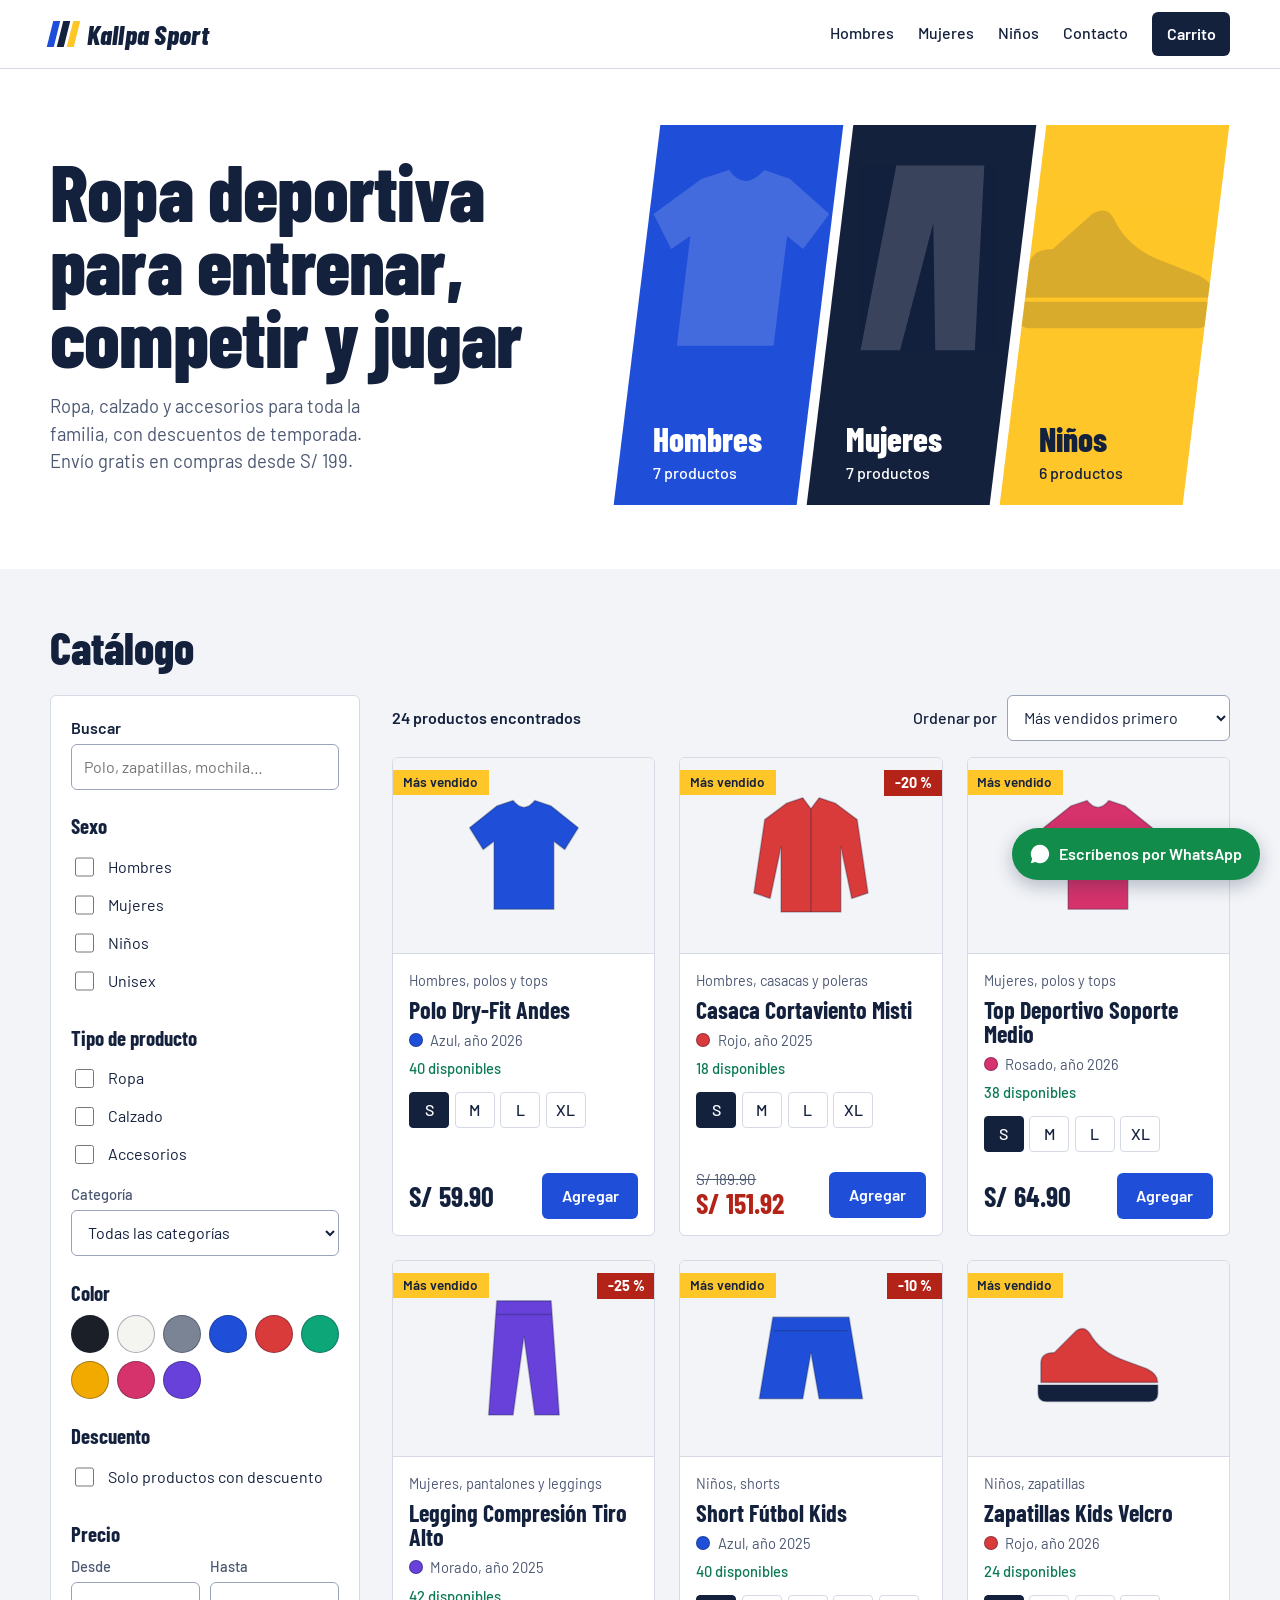
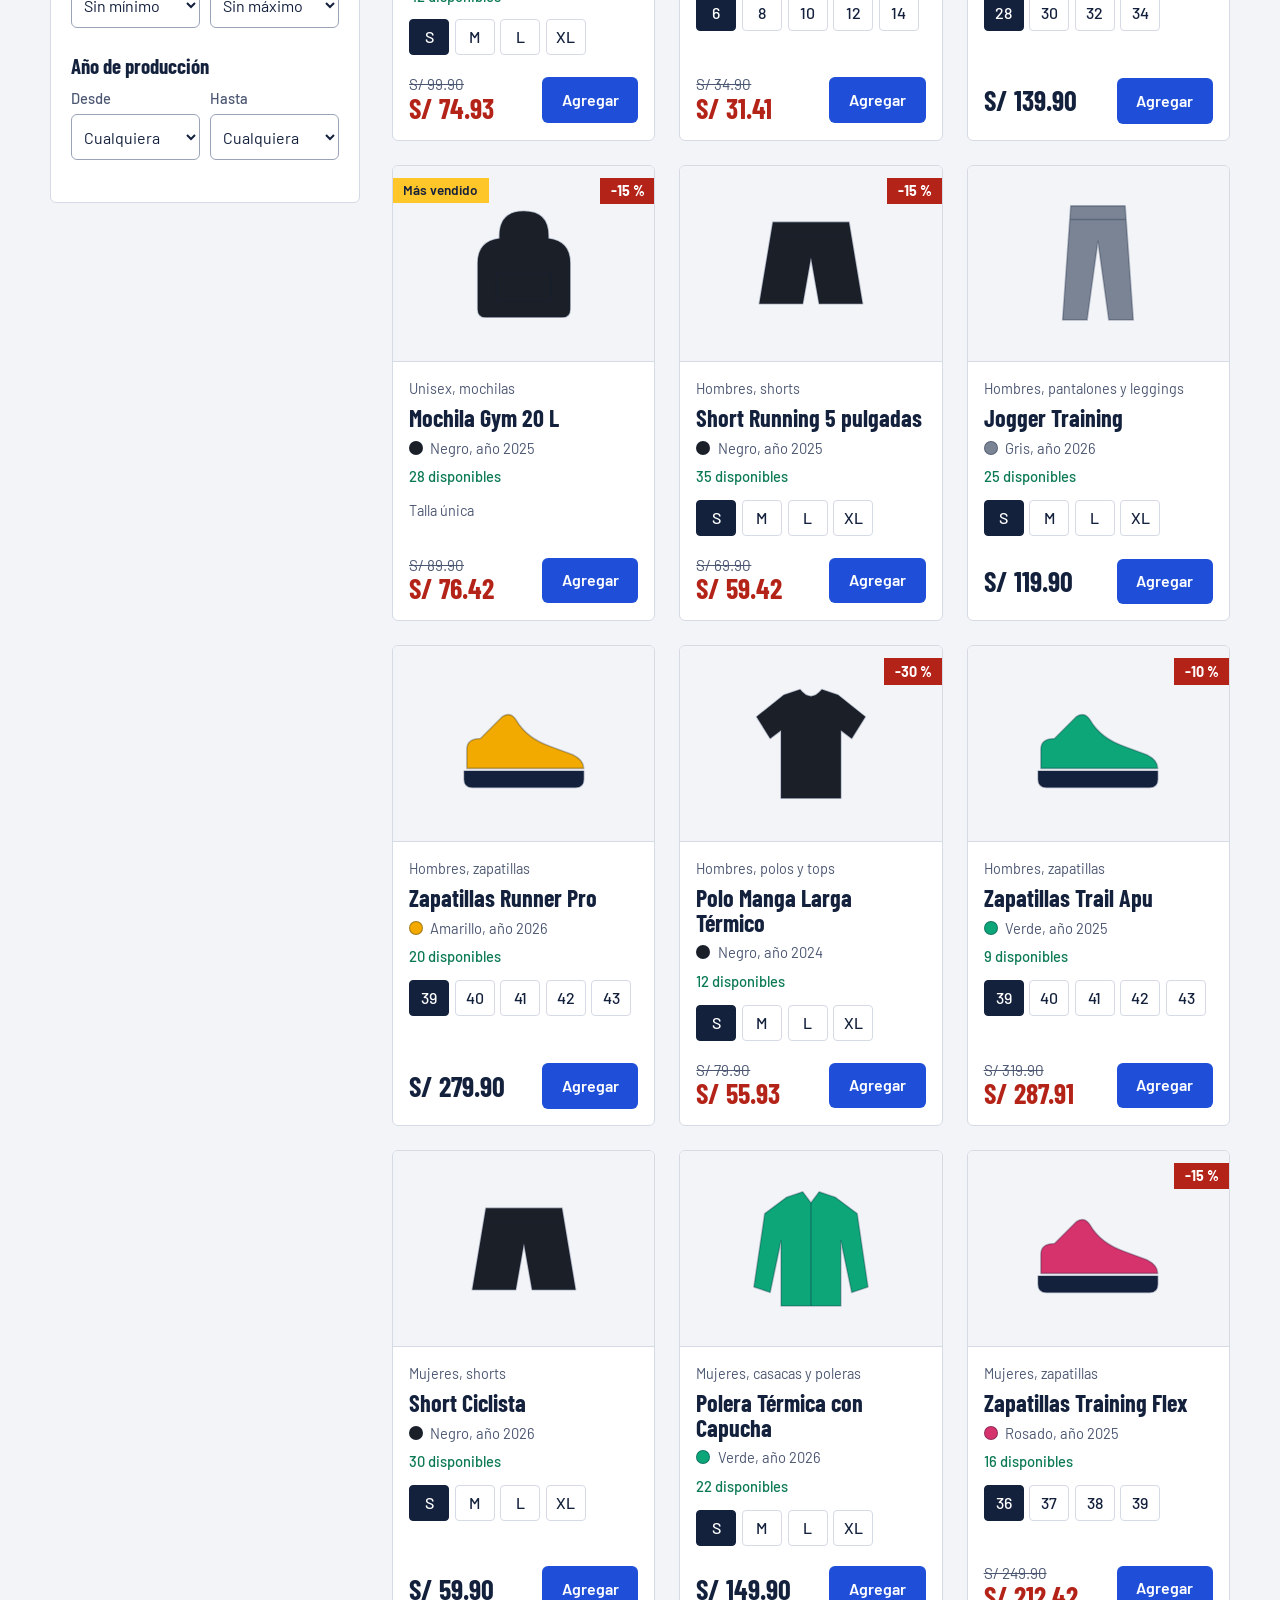
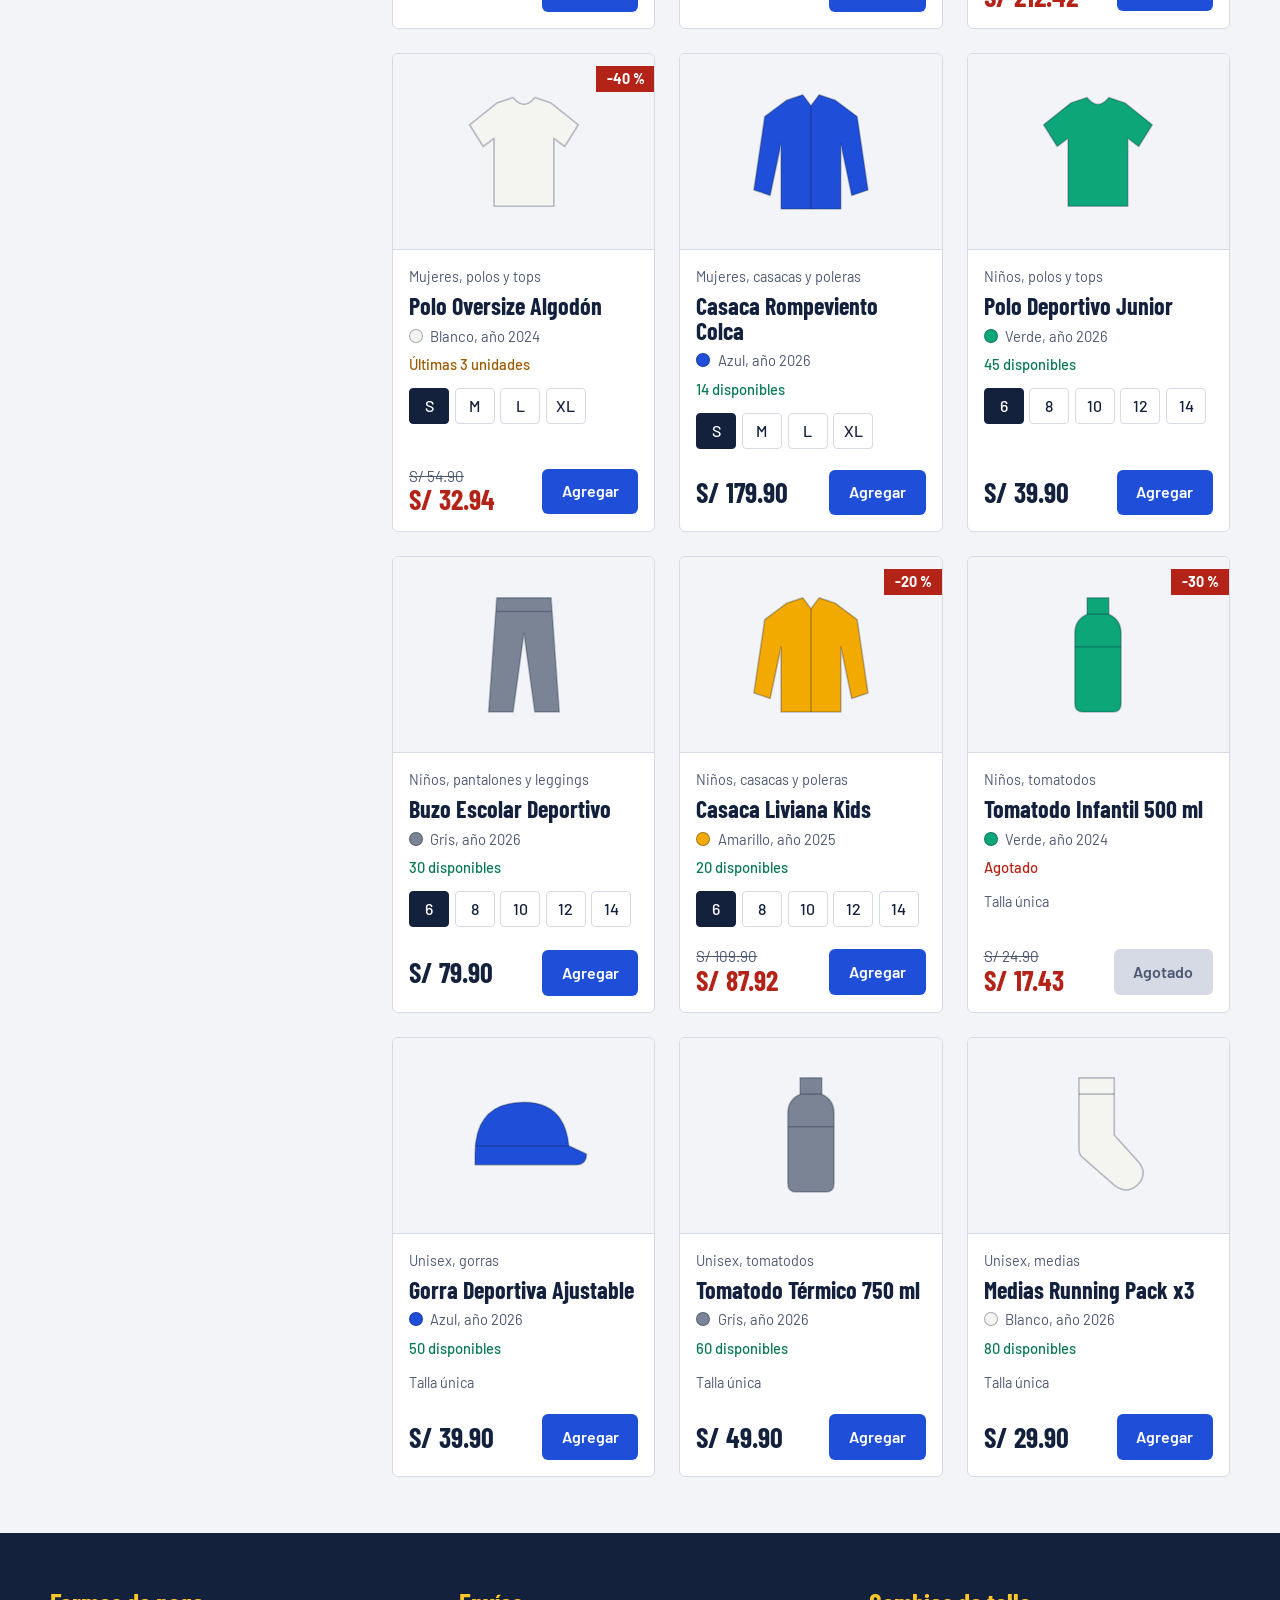
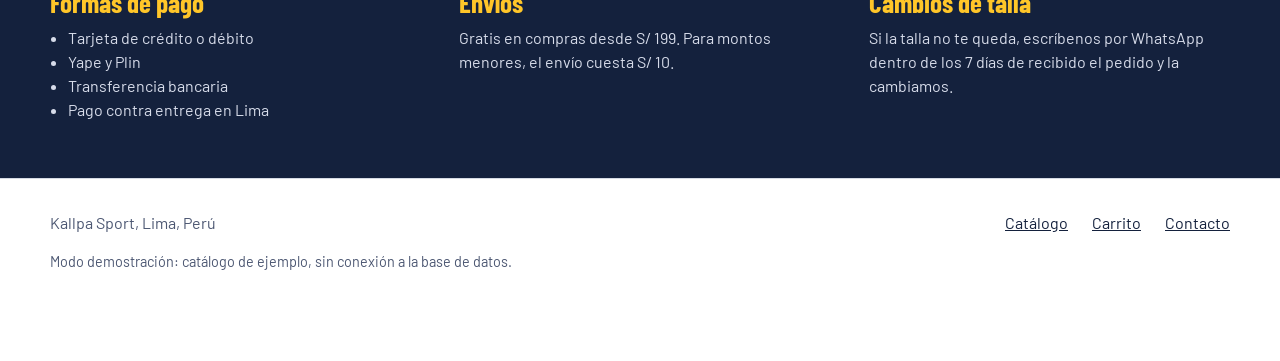
<file: index.html>
<!DOCTYPE html>
<html lang="es">
<head>
  <meta charset="UTF-8">
  <meta name="viewport" content="width=device-width, initial-scale=1">
  <title>Kallpa Sport | Ropa y accesorios deportivos</title>
  <meta name="description" content="Tienda de ropa deportiva: ropa, calzado y accesorios para hombres, mujeres y niños. Filtra por color, precio y descuento. Paga con tarjeta, Yape, Plin o contra entrega.">
  <link rel="preconnect" href="https://fonts.googleapis.com">
  <link rel="preconnect" href="https://fonts.gstatic.com" crossorigin>
  <link href="https://fonts.googleapis.com/css2?family=Barlow:wght@400;500;600&family=Barlow+Condensed:ital,wght@0,700;0,800;1,800&display=swap" rel="stylesheet">
  <link rel="stylesheet" href="css/estilos.css">
</head>
<body>

  <header class="cabecera">
    <div class="contenedor cabecera-interior">
      <a class="marca" href="index.html">
        <span class="marca-carriles" aria-hidden="true"><i></i><i></i><i></i></span>
        Kallpa Sport
      </a>
      <button class="boton-menu" type="button" aria-expanded="false" aria-controls="menu">Menú</button>
      <nav class="menu" id="menu" aria-label="Principal">
        <a href="index.html?genero=hombres#catalogo" data-menu-genero="hombres">Hombres</a>
        <a href="index.html?genero=mujeres#catalogo" data-menu-genero="mujeres">Mujeres</a>
        <a href="index.html?genero=ninos#catalogo" data-menu-genero="ninos">Niños</a>
        <a href="contacto.html">Contacto</a>
      </nav>
      <a class="enlace-carrito" href="carrito.html">
        Carrito <span class="contador" data-contador-carrito hidden>0</span>
      </a>
    </div>
  </header>

  <main>
    <!-- Portada: cada carril lleva al catálogo de un público -->
    <section class="portada">
      <div class="contenedor portada-interior">
        <div class="portada-texto">
          <h1>Ropa deportiva para entrenar, competir y jugar</h1>
          <p>Ropa, calzado y accesorios para toda la familia, con descuentos de temporada. Envío gratis en compras desde S/ 199.</p>
        </div>

        <div class="carriles">
          <a class="carril carril-hombres" href="index.html?genero=hombres#catalogo" data-carril="hombres">
            <svg viewBox="0 0 100 100" aria-hidden="true" focusable="false"><path d="M30 14 42 10Q50 20 58 10L70 14 90 30 80 46 72 40V90H28V40L20 46 10 30Z"/></svg>
            <span class="carril-contenido">
              <span class="carril-nombre">Hombres</span>
              <span class="carril-total">Ver productos</span>
            </span>
          </a>
          <a class="carril carril-mujeres" href="index.html?genero=mujeres#catalogo" data-carril="mujeres">
            <svg viewBox="0 0 100 100" aria-hidden="true" focusable="false"><path d="M30 8H70L76 92H58L50 34 42 92H24Z"/></svg>
            <span class="carril-contenido">
              <span class="carril-nombre">Mujeres</span>
              <span class="carril-total">Ver productos</span>
            </span>
          </a>
          <a class="carril carril-ninos" href="index.html?genero=ninos#catalogo" data-carril="ninos">
            <svg viewBox="0 0 100 100" aria-hidden="true" focusable="false"><path d="M8 68V54Q8 46 18 46L34 30Q40 26 44 32 52 46 70 52L86 58Q94 62 94 68Z"/><path d="M6 70H94V76Q94 82 88 82H12Q6 82 6 76Z"/></svg>
            <span class="carril-contenido">
              <span class="carril-nombre">Niños</span>
              <span class="carril-total">Ver productos</span>
            </span>
          </a>
        </div>
      </div>
    </section>

    <!-- Catálogo con panel de filtros -->
    <section class="seccion" id="catalogo" aria-labelledby="titulo-catalogo">
      <div class="contenedor">
        <h2 class="seccion-titulo" id="titulo-catalogo">Catálogo</h2>

        <div class="catalogo">
          <details class="panel-filtros" id="panel-filtros" open>
            <summary>Filtros</summary>

            <form id="filtros">
              <div class="campo">
                <label for="busqueda">Buscar</label>
                <input type="search" id="busqueda" name="q" placeholder="Polo, zapatillas, mochila…">
              </div>

              <fieldset class="grupo-filtro">
                <legend>Sexo</legend>
                <div id="filtro-generos"></div>
              </fieldset>

              <fieldset class="grupo-filtro">
                <legend>Tipo de producto</legend>
                <div id="filtro-tipos"></div>
                <div class="campo campo-apretado">
                  <label for="categoria">Categoría</label>
                  <select id="categoria" name="categoria"></select>
                </div>
              </fieldset>

              <fieldset class="grupo-filtro">
                <legend>Color</legend>
                <div class="muestras" id="filtro-colores"></div>
              </fieldset>

              <fieldset class="grupo-filtro">
                <legend>Descuento</legend>
                <label class="opcion">
                  <input type="checkbox" id="solo-descuento" name="descuento" value="1">
                  <span>Solo productos con descuento</span>
                </label>
              </fieldset>

              <fieldset class="grupo-filtro">
                <legend>Precio</legend>
                <div class="rango">
                  <div class="campo">
                    <label for="precio-min">Desde</label>
                    <select id="precio-min" name="precio_min"></select>
                  </div>
                  <div class="campo">
                    <label for="precio-max">Hasta</label>
                    <select id="precio-max" name="precio_max"></select>
                  </div>
                </div>
              </fieldset>

              <fieldset class="grupo-filtro">
                <legend>Año de producción</legend>
                <div class="rango">
                  <div class="campo">
                    <label for="anio-min">Desde</label>
                    <select id="anio-min" name="anio_min"></select>
                  </div>
                  <div class="campo">
                    <label for="anio-max">Hasta</label>
                    <select id="anio-max" name="anio_max"></select>
                  </div>
                </div>
              </fieldset>

              <button type="button" class="boton boton-secundario boton-ancho" id="quitar-filtros" hidden>Quitar filtros</button>
            </form>
          </details>

          <div>
            <div class="barra-resultados">
              <p class="resumen-resultados" id="resumen-resultados" aria-live="polite">Cargando productos…</p>
              <div class="campo campo-linea">
                <label for="orden">Ordenar por</label>
                <select class="campo-compacto" id="orden">
                  <option value="">Más vendidos primero</option>
                  <option value="precio-menor">Precio: de menor a mayor</option>
                  <option value="precio-mayor">Precio: de mayor a menor</option>
                  <option value="descuento">Mayor descuento</option>
                  <option value="anio">Año: más recientes</option>
                </select>
              </div>
            </div>
            <div class="rejilla" id="rejilla-productos"></div>
          </div>
        </div>
      </div>
    </section>

    <section class="seccion franja" aria-label="Pagos, envíos y cambios">
      <div class="contenedor franja-columnas">
        <div>
          <h2>Formas de pago</h2>
          <ul>
            <li>Tarjeta de crédito o débito</li>
            <li>Yape y Plin</li>
            <li>Transferencia bancaria</li>
            <li>Pago contra entrega en Lima</li>
          </ul>
        </div>
        <div>
          <h2>Envíos</h2>
          <p>Gratis en compras desde S/ 199. Para montos menores, el envío cuesta S/ 10.</p>
        </div>
        <div>
          <h2>Cambios de talla</h2>
          <p>Si la talla no te queda, escríbenos por WhatsApp dentro de los 7 días de recibido el pedido y la cambiamos.</p>
        </div>
      </div>
    </section>
  </main>

  <footer class="pie">
    <div class="contenedor pie-interior">
      <p>Kallpa Sport, Lima, Perú</p>
      <nav aria-label="Pie de página">
        <a href="index.html#catalogo">Catálogo</a>
        <a href="carrito.html">Carrito</a>
        <a href="contacto.html">Contacto</a>
      </nav>
      <p class="estado-conexion" id="estado-conexion"></p>
    </div>
  </footer>

  <a class="flotante-whatsapp" data-whatsapp="Hola, Kallpa Sport. Quiero hacer una consulta." href="contacto.html">
    <svg viewBox="0 0 24 24" aria-hidden="true" focusable="false"><path d="M12 2a10 10 0 0 0-8.6 15.1L2 22l5-1.3A10 10 0 1 0 12 2Z"/></svg>
    <span>Escríbenos por WhatsApp</span>
  </a>

  <script src="js/config.js"></script>
  <script src="js/datos-demo.js"></script>
  <script src="js/app.js"></script>
  <script src="js/tienda.js"></script>
</body>
</html>
</file>
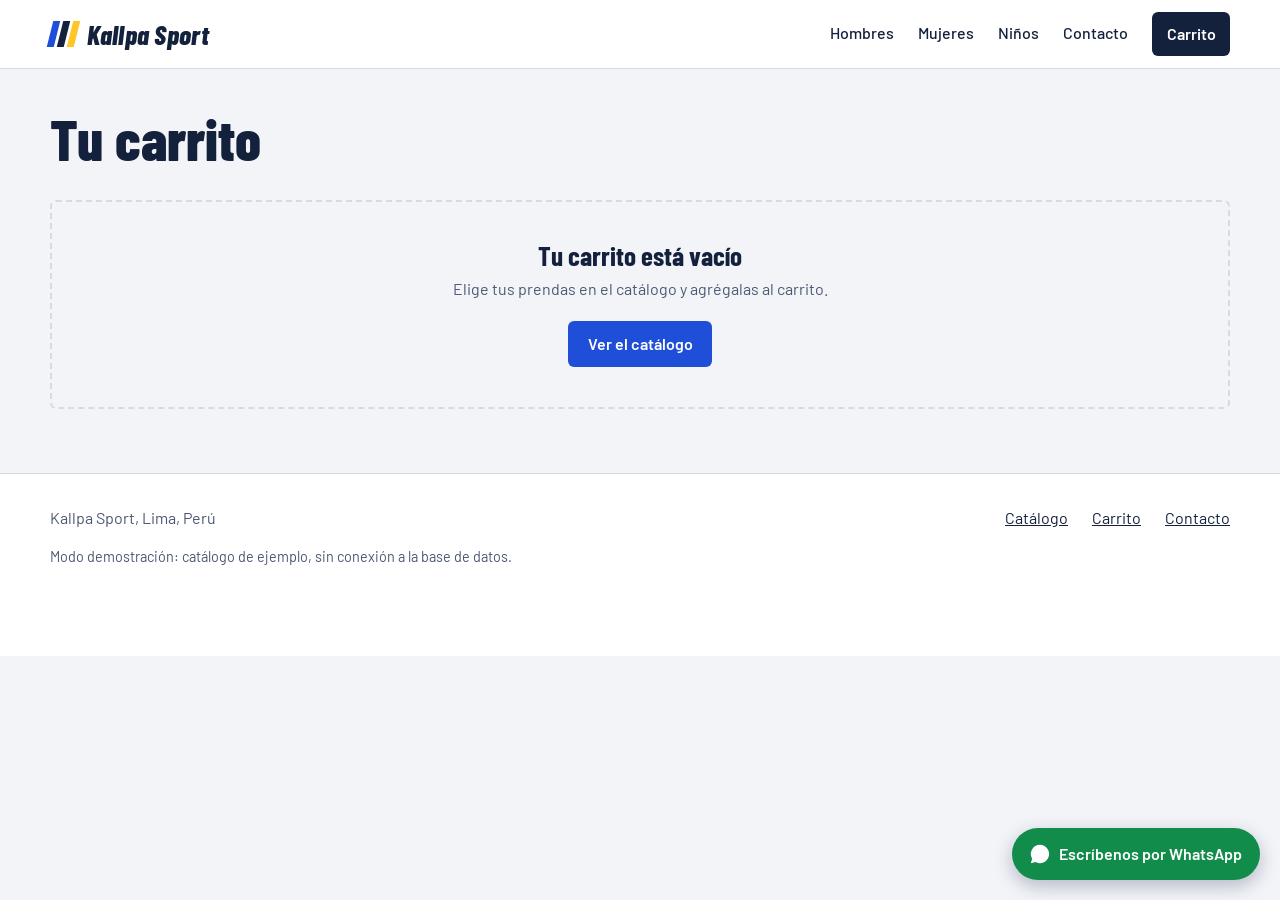
<file: carrito.html>
<!DOCTYPE html>
<html lang="es">
<head>
  <meta charset="UTF-8">
  <meta name="viewport" content="width=device-width, initial-scale=1">
  <title>Tu carrito | Kallpa Sport</title>
  <link rel="preconnect" href="https://fonts.googleapis.com">
  <link rel="preconnect" href="https://fonts.gstatic.com" crossorigin>
  <link href="https://fonts.googleapis.com/css2?family=Barlow:wght@400;500;600&family=Barlow+Condensed:ital,wght@0,700;0,800;1,800&display=swap" rel="stylesheet">
  <link rel="stylesheet" href="css/estilos.css">
</head>
<body>

  <header class="cabecera">
    <div class="contenedor cabecera-interior">
      <a class="marca" href="index.html">
        <span class="marca-carriles" aria-hidden="true"><i></i><i></i><i></i></span>
        Kallpa Sport
      </a>
      <button class="boton-menu" type="button" aria-expanded="false" aria-controls="menu">Menú</button>
      <nav class="menu" id="menu" aria-label="Principal">
        <a href="index.html?genero=hombres#catalogo">Hombres</a>
        <a href="index.html?genero=mujeres#catalogo">Mujeres</a>
        <a href="index.html?genero=ninos#catalogo">Niños</a>
        <a href="contacto.html">Contacto</a>
      </nav>
      <a class="enlace-carrito" href="carrito.html" aria-current="page">
        Carrito <span class="contador" data-contador-carrito hidden>0</span>
      </a>
    </div>
  </header>

  <main class="pagina">
    <div class="contenedor">
      <h1>Tu carrito</h1>

      <!-- Carrito vacío -->
      <div class="vacio" id="carrito-vacio" hidden style="margin-top: 2rem;">
        <h2>Tu carrito está vacío</h2>
        <p>Elige tus prendas en el catálogo y agrégalas al carrito.</p>
        <a class="boton boton-primario" href="index.html#catalogo">Ver el catálogo</a>
      </div>

      <!-- Pedido registrado -->
      <section class="panel confirmacion" id="confirmacion" tabindex="-1" hidden style="margin-top: 2rem;" aria-labelledby="titulo-confirmacion">
        <h2 id="titulo-confirmacion">Pedido registrado</h2>
        <p>Guarda tu código de pedido:</p>
        <p class="confirmacion-codigo" id="confirmacion-codigo"></p>
        <dl>
          <dt>Total</dt><dd id="confirmacion-total"></dd>
          <dt>Forma de pago</dt><dd id="confirmacion-pago"></dd>
        </dl>
        <p>Envíanos el pedido por WhatsApp para coordinar el pago y la entrega.</p>
        <p class="instrucciones" id="confirmacion-demo" hidden>
          Modo demostración: el pedido no se guardó porque la página no está conectada a la base de datos.
        </p>
        <div class="acciones">
          <a class="boton boton-whatsapp" id="confirmacion-whatsapp" href="contacto.html" target="_blank" rel="noopener">Enviar pedido por WhatsApp</a>
          <a class="boton boton-secundario" href="index.html#catalogo">Seguir comprando</a>
        </div>
      </section>

      <!-- Carrito con productos -->
      <div class="dos-columnas" id="carrito-lleno" hidden>
        <div>
          <section class="panel" aria-labelledby="titulo-productos">
            <h2 id="titulo-productos">Productos</h2>
            <ul class="lista-carrito" id="lista-carrito"></ul>
          </section>

          <form class="panel" id="formulario-pedido">
            <h2>Datos de entrega</h2>
            <div class="campos">
              <div class="campo campo-completo">
                <label for="nombre">Nombre completo</label>
                <input type="text" id="nombre" name="nombre" autocomplete="name" minlength="3" maxlength="120" required>
              </div>
              <div class="campo">
                <label for="email">Correo</label>
                <input type="email" id="email" name="email" autocomplete="email" maxlength="120" required>
              </div>
              <div class="campo">
                <label for="telefono">Celular</label>
                <input type="tel" id="telefono" name="telefono" autocomplete="tel-national" inputmode="numeric"
                       pattern="9[0-9]{8}" maxlength="9" required aria-describedby="ayuda-telefono">
                <small id="ayuda-telefono">9 dígitos, empieza con 9</small>
              </div>
              <div class="campo">
                <label for="direccion">Dirección</label>
                <input type="text" id="direccion" name="direccion" autocomplete="street-address" minlength="5" maxlength="200" required>
              </div>
              <div class="campo">
                <label for="distrito">Distrito</label>
                <input type="text" id="distrito" name="distrito" maxlength="80" required>
              </div>
            </div>

            <h2 style="margin-top: 2rem;">Forma de pago</h2>
            <div class="metodos" id="metodos-pago" role="radiogroup" aria-label="Forma de pago"></div>
            <p class="instrucciones" id="pago-instrucciones" aria-live="polite"></p>

            <!-- Solo para pago con tarjeta. No se piden los datos de la tarjeta -->
            <fieldset class="bloque-pago" id="bloque-tarjeta" hidden>
              <legend>Tipo de tarjeta</legend>
              <div class="tipo-tarjeta">
                <label class="opcion"><input type="radio" name="tipo_tarjeta" value="credito" checked><span>Crédito</span></label>
                <label class="opcion"><input type="radio" name="tipo_tarjeta" value="debito"><span>Débito</span></label>
              </div>
            </fieldset>

            <div class="campos">
              <div class="campo" id="campo-referencia" hidden>
                <label for="referencia">Código de operación</label>
                <input type="text" id="referencia" name="referencia" maxlength="40" inputmode="numeric">
              </div>
              <div class="campo campo-completo">
                <label for="notas">Indicaciones para la entrega (opcional)</label>
                <input type="text" id="notas" name="notas" maxlength="255">
              </div>
            </div>

            <p class="mensaje-error" id="error-pedido" role="alert" tabindex="-1" hidden></p>
          </form>
        </div>

        <aside class="panel resumen" aria-labelledby="titulo-resumen">
          <h2 id="titulo-resumen">Resumen</h2>
          <dl>
            <dt>Subtotal</dt><dd id="resumen-subtotal"></dd>
            <dt class="fila-ahorro">Ahorras</dt><dd class="fila-ahorro" id="resumen-ahorro"></dd>
            <dt>Envío</dt><dd id="resumen-envio"></dd>
            <dt class="total">Total</dt><dd class="total" id="resumen-total"></dd>
          </dl>
          <p class="nota-envio" id="nota-envio"></p>
          <button class="boton boton-primario boton-ancho" type="submit" form="formulario-pedido" id="confirmar-pedido">Confirmar pedido</button>
        </aside>
      </div>
    </div>
  </main>

  <footer class="pie">
    <div class="contenedor pie-interior">
      <p>Kallpa Sport, Lima, Perú</p>
      <nav aria-label="Pie de página">
        <a href="index.html#catalogo">Catálogo</a>
        <a href="carrito.html">Carrito</a>
        <a href="contacto.html">Contacto</a>
      </nav>
      <p class="estado-conexion" id="estado-conexion"></p>
    </div>
  </footer>

  <a class="flotante-whatsapp" data-whatsapp="Hola, Kallpa Sport. Tengo una consulta sobre mi pedido." href="contacto.html">
    <svg viewBox="0 0 24 24" aria-hidden="true" focusable="false"><path d="M12 2a10 10 0 0 0-8.6 15.1L2 22l5-1.3A10 10 0 1 0 12 2Z"/></svg>
    <span>Escríbenos por WhatsApp</span>
  </a>

  <script src="js/config.js"></script>
  <script src="js/datos-demo.js"></script>
  <script src="js/app.js"></script>
  <script src="js/carrito.js"></script>
</body>
</html>
</file>
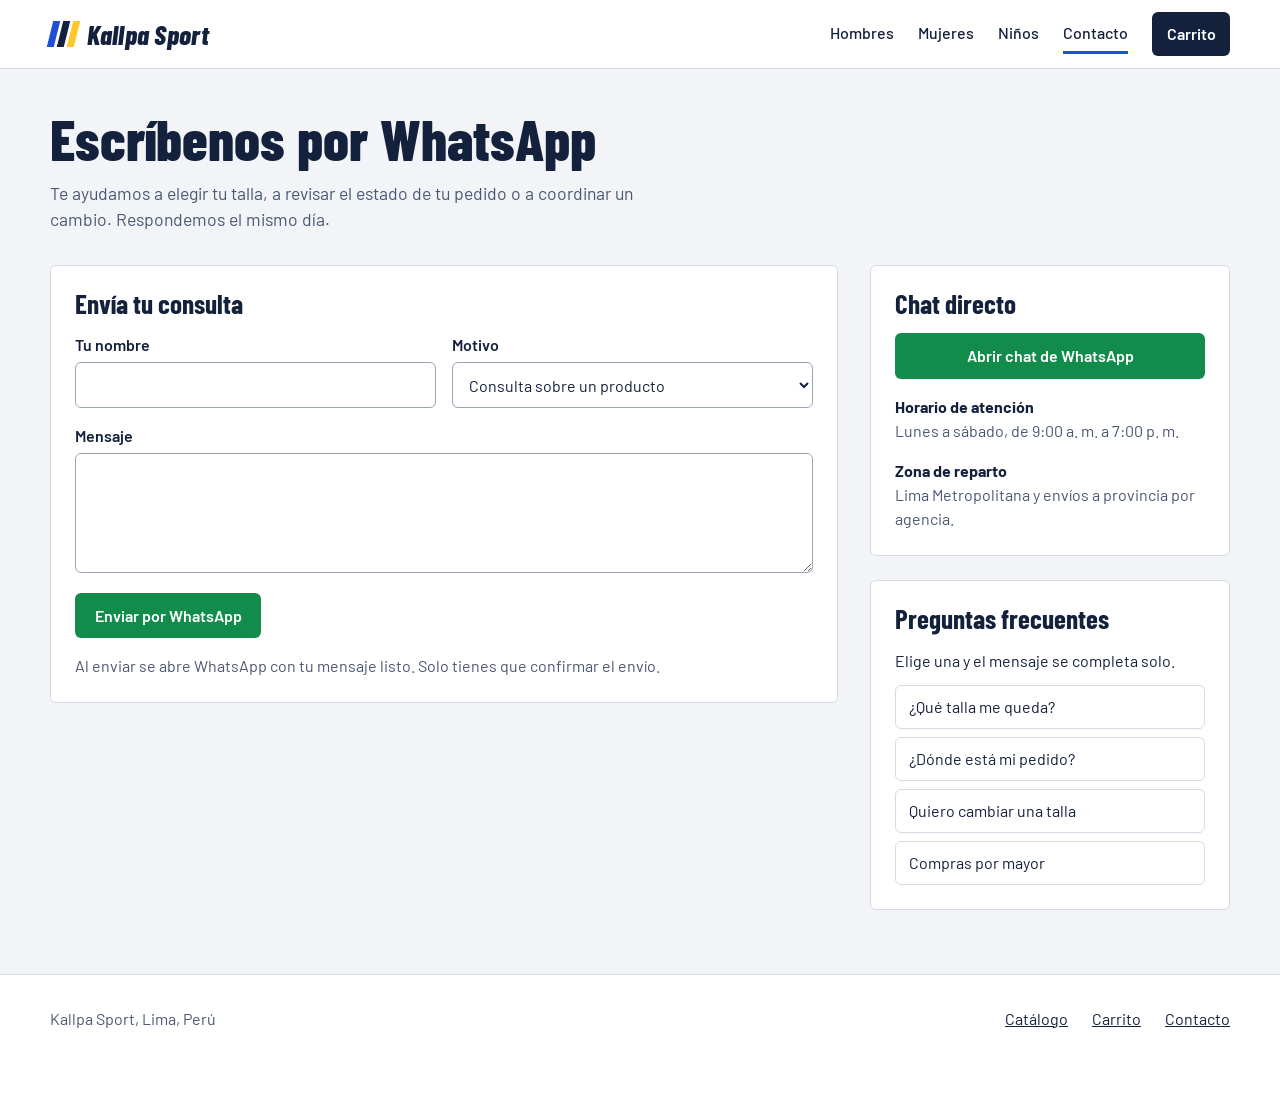
<file: contacto.html>
<!DOCTYPE html>
<html lang="es">
<head>
  <meta charset="UTF-8">
  <meta name="viewport" content="width=device-width, initial-scale=1">
  <title>Contacto por WhatsApp | Kallpa Sport</title>
  <link rel="preconnect" href="https://fonts.googleapis.com">
  <link rel="preconnect" href="https://fonts.gstatic.com" crossorigin>
  <link href="https://fonts.googleapis.com/css2?family=Barlow:wght@400;500;600&family=Barlow+Condensed:ital,wght@0,700;0,800;1,800&display=swap" rel="stylesheet">
  <link rel="stylesheet" href="css/estilos.css">
</head>
<body>

  <header class="cabecera">
    <div class="contenedor cabecera-interior">
      <a class="marca" href="index.html">
        <span class="marca-carriles" aria-hidden="true"><i></i><i></i><i></i></span>
        Kallpa Sport
      </a>
      <button class="boton-menu" type="button" aria-expanded="false" aria-controls="menu">Menú</button>
      <nav class="menu" id="menu" aria-label="Principal">
        <a href="index.html?genero=hombres#catalogo">Hombres</a>
        <a href="index.html?genero=mujeres#catalogo">Mujeres</a>
        <a href="index.html?genero=ninos#catalogo">Niños</a>
        <a href="contacto.html" aria-current="page">Contacto</a>
      </nav>
      <a class="enlace-carrito" href="carrito.html">
        Carrito <span class="contador" data-contador-carrito hidden>0</span>
      </a>
    </div>
  </header>

  <main class="pagina">
    <div class="contenedor">
      <h1>Escríbenos por WhatsApp</h1>
      <p class="pagina-entrada">Te ayudamos a elegir tu talla, a revisar el estado de tu pedido o a coordinar un cambio. Respondemos el mismo día.</p>

      <div class="dos-columnas">
        <form class="panel" id="formulario-contacto">
          <h2>Envía tu consulta</h2>
          <div class="campos">
            <div class="campo">
              <label for="nombre">Tu nombre</label>
              <input type="text" id="nombre" name="nombre" autocomplete="name" minlength="2" maxlength="80" required>
            </div>
            <div class="campo">
              <label for="motivo">Motivo</label>
              <select id="motivo" name="motivo" required>
                <option>Consulta sobre un producto</option>
                <option>Estado de mi pedido</option>
                <option>Cambio de talla</option>
                <option>Formas de pago</option>
                <option>Ventas por mayor</option>
              </select>
            </div>
            <div class="campo campo-completo">
              <label for="mensaje">Mensaje</label>
              <textarea id="mensaje" name="mensaje" minlength="5" maxlength="600" required></textarea>
            </div>
          </div>
          <div class="acciones">
            <button class="boton boton-whatsapp" type="submit">Enviar por WhatsApp</button>
          </div>
          <p class="dato-contacto">Al enviar se abre WhatsApp con tu mensaje listo. Solo tienes que confirmar el envío.</p>
        </form>

        <aside>
          <div class="panel">
            <h2>Chat directo</h2>
            <a class="boton boton-whatsapp boton-ancho" data-whatsapp="Hola, Kallpa Sport. Quiero hacer una consulta." href="contacto.html">Abrir chat de WhatsApp</a>
            <p class="dato-contacto"><strong>Horario de atención</strong>Lunes a sábado, de 9:00 a. m. a 7:00 p. m.</p>
            <p class="dato-contacto"><strong>Zona de reparto</strong>Lima Metropolitana y envíos a provincia por agencia.</p>
          </div>

          <div class="panel">
            <h2>Preguntas frecuentes</h2>
            <p>Elige una y el mensaje se completa solo.</p>
            <div class="preguntas">
              <button type="button" data-mensaje="Quiero saber qué talla me corresponde. Mido ___ y peso ___.">¿Qué talla me queda?</button>
              <button type="button" data-mensaje="Quiero saber el estado de mi pedido. Mi código es KS-______.">¿Dónde está mi pedido?</button>
              <button type="button" data-mensaje="Quiero cambiar la talla de un producto de mi pedido KS-______.">Quiero cambiar una talla</button>
              <button type="button" data-mensaje="Quiero una cotización para una compra por mayor de ___ unidades.">Compras por mayor</button>
            </div>
          </div>
        </aside>
      </div>
    </div>
  </main>

  <footer class="pie">
    <div class="contenedor pie-interior">
      <p>Kallpa Sport, Lima, Perú</p>
      <nav aria-label="Pie de página">
        <a href="index.html#catalogo">Catálogo</a>
        <a href="carrito.html">Carrito</a>
        <a href="contacto.html">Contacto</a>
      </nav>
    </div>
  </footer>

  <script src="js/config.js"></script>
  <script src="js/datos-demo.js"></script>
  <script src="js/app.js"></script>
  <script src="js/contacto.js"></script>
</body>
</html>
</file>
<file: css/estilos.css>
/* ============================================================
   Kallpa Sport - Estilos
   Colores: azul cobalto de camiseta, tinta azul marino y
   amarillo de dorsal de carrera.
   ============================================================ */

:root {
  --tinta: #14213d;
  --cobalto: #1f4fd8;
  --cobalto-oscuro: #1638a6;
  --senal: #ffc629;
  --fondo: #f2f4f8;
  --superficie: #ffffff;
  --linea: #d5dae4;
  --texto-suave: #4c5772;
  --error: #b42318;
  --exito: #0b7a53;
  --whatsapp: #128c4a;

  --fuente-titulos: "Barlow Condensed", "Arial Narrow", Arial, sans-serif;
  --fuente-texto: "Barlow", "Segoe UI", Arial, sans-serif;

  --ancho: 1180px;
  --radio: 6px;
}

*,
*::before,
*::after { box-sizing: border-box; }

[hidden] { display: none !important; }

html { scroll-behavior: smooth; scroll-padding-top: 84px; }

body {
  margin: 0;
  background: var(--fondo);
  color: var(--tinta);
  font-family: var(--fuente-texto);
  font-size: 1rem;
  line-height: 1.5;
}

h1, h2, h3 {
  font-family: var(--fuente-titulos);
  font-weight: 700;
  line-height: 1.02;
  margin: 0;
}

p { margin: 0; }
a { color: inherit; }
img, svg { max-width: 100%; }

button, input, select, textarea { font: inherit; color: inherit; }

:focus-visible {
  outline: 3px solid var(--senal);
  outline-offset: 2px;
  box-shadow: 0 0 0 5px var(--tinta);
}

.contenedor {
  width: min(100% - 2.5rem, var(--ancho));
  margin-inline: auto;
}

.solo-lectores {
  position: absolute;
  width: 1px;
  height: 1px;
  overflow: hidden;
  clip: rect(0 0 0 0);
  white-space: nowrap;
}

/* ---------- Botones ---------- */

.boton {
  display: inline-flex;
  align-items: center;
  justify-content: center;
  gap: 0.5rem;
  min-height: 44px;
  padding: 0.55rem 1.1rem;
  border: 2px solid transparent;
  border-radius: var(--radio);
  font-weight: 600;
  text-decoration: none;
  cursor: pointer;
  transition: background-color 0.15s, color 0.15s;
}

.boton-primario { background: var(--cobalto); color: #fff; }
.boton-primario:hover { background: var(--cobalto-oscuro); }

.boton-secundario { background: transparent; border-color: var(--tinta); }
.boton-secundario:hover { background: var(--tinta); color: #fff; }

.boton-whatsapp { background: var(--whatsapp); color: #fff; }
.boton-whatsapp:hover { background: #0d6e3a; }

.boton:disabled { background: var(--linea); color: var(--texto-suave); cursor: not-allowed; }

.boton-ancho { width: 100%; }

.enlace-boton {
  padding: 0.25rem 0;
  border: 0;
  background: none;
  color: var(--texto-suave);
  text-decoration: underline;
  cursor: pointer;
}
.enlace-boton:hover { color: var(--error); }

/* ---------- Cabecera ---------- */

.cabecera {
  position: sticky;
  top: 0;
  z-index: 20;
  background: var(--superficie);
  border-bottom: 1px solid var(--linea);
}

.cabecera-interior {
  display: flex;
  align-items: center;
  gap: 1.5rem;
  min-height: 68px;
}

.marca {
  display: inline-flex;
  align-items: center;
  gap: 0.6rem;
  font-family: var(--fuente-titulos);
  font-size: 1.7rem;
  font-weight: 800;
  font-style: italic;
  letter-spacing: 0.01em;
  text-decoration: none;
  white-space: nowrap;
}

/* Tres carriles inclinados: el símbolo de la marca */
.marca-carriles { display: inline-flex; gap: 3px; transform: skewX(-14deg); }
.marca-carriles i { display: block; width: 7px; height: 26px; background: var(--cobalto); }
.marca-carriles i:nth-child(2) { background: var(--tinta); }
.marca-carriles i:nth-child(3) { background: var(--senal); }

.menu {
  display: flex;
  gap: 1.5rem;
  margin-left: auto;
}

.menu a {
  padding: 0.4rem 0;
  font-weight: 500;
  text-decoration: none;
  border-bottom: 3px solid transparent;
}
.menu a:hover,
.menu a[aria-current="page"] { border-bottom-color: var(--cobalto); }

.enlace-carrito {
  display: inline-flex;
  align-items: center;
  gap: 0.5rem;
  min-height: 44px;
  padding: 0.4rem 0.9rem;
  border-radius: var(--radio);
  background: var(--tinta);
  color: #fff;
  font-weight: 600;
  text-decoration: none;
}
.enlace-carrito:hover { background: var(--cobalto); }

.contador {
  min-width: 1.5rem;
  padding: 0 0.4rem;
  border-radius: 999px;
  background: var(--senal);
  color: var(--tinta);
  font-size: 0.85rem;
  font-weight: 700;
  text-align: center;
}

.boton-menu {
  display: none;
  min-height: 44px;
  margin-left: auto;
  padding: 0.4rem 0.8rem;
  border: 2px solid var(--tinta);
  border-radius: var(--radio);
  background: none;
  font-weight: 600;
  cursor: pointer;
}

/* ---------- Portada: tres carriles ---------- */

.portada { background: var(--superficie); padding: 3.5rem 0 4rem; overflow: hidden; }

.portada-interior {
  display: grid;
  grid-template-columns: minmax(0, 5fr) minmax(0, 6fr);
  gap: 3rem;
  align-items: center;
}

.portada h1 {
  font-size: clamp(2.8rem, 6.2vw, 5.2rem);
  font-weight: 800;
  line-height: 0.92;
  letter-spacing: -0.01em;
  text-wrap: balance;
}

.portada-texto p {
  max-width: 34ch;
  margin-top: 1.25rem;
  font-size: 1.15rem;
  color: var(--texto-suave);
}

.carriles {
  display: grid;
  grid-template-columns: repeat(3, 1fr);
  gap: 10px;
  padding-inline: 1.5rem;
}

.carril {
  position: relative;
  display: flex;
  min-height: 380px;
  padding: 1.25rem 1rem;
  overflow: hidden;
  text-decoration: none;
  transform: skewX(-7deg);
  transition: transform 0.2s ease;
}

.carril:hover,
.carril:focus-visible { transform: skewX(-7deg) translateY(-10px); }

.carril-hombres { background: var(--cobalto); color: #fff; }
.carril-mujeres { background: var(--tinta); color: #fff; }
.carril-ninos   { background: var(--senal); color: var(--tinta); }

.carril-contenido {
  display: flex;
  flex-direction: column;
  justify-content: flex-end;
  width: 100%;
  transform: skewX(7deg);
}

.carril svg {
  position: absolute;
  top: 6%;
  left: 50%;
  width: 120%;
  max-width: none;
  transform: translateX(-50%);
  fill: currentColor;
  opacity: 0.16;
}

.carril-nombre {
  position: relative;
  font-family: var(--fuente-titulos);
  font-size: clamp(1.35rem, 2.6vw, 2.25rem);
  font-weight: 800;
  line-height: 1;
}

.carril-total { position: relative; margin-top: 0.3rem; font-weight: 500; }

/* ---------- Catálogo ---------- */

.seccion { padding: 3.5rem 0; }

.seccion-titulo { font-size: clamp(2rem, 4vw, 2.8rem); font-weight: 800; }

.filtros {
  display: grid;
  grid-template-columns: 1fr auto;
  gap: 1.25rem 2rem;
  align-items: end;
  margin-top: 1.5rem;
}

.pestanas { display: flex; flex-wrap: wrap; gap: 0.25rem 1.75rem; border-bottom: 2px solid var(--linea); }

.pestana {
  margin-bottom: -2px;
  padding: 0.5rem 0;
  border: 0;
  border-bottom: 4px solid transparent;
  background: none;
  font-family: var(--fuente-titulos);
  font-size: 1.45rem;
  font-weight: 700;
  color: var(--texto-suave);
  cursor: pointer;
}
.pestana:hover { color: var(--tinta); }
.pestana[aria-pressed="true"] { color: var(--tinta); border-bottom-color: var(--cobalto); }

.buscador { display: flex; gap: 0.75rem; }

.campo-compacto {
  min-height: 44px;
  padding: 0.45rem 0.75rem;
  border: 1px solid var(--linea);
  border-radius: var(--radio);
  background: var(--superficie);
}

.fichas { grid-column: 1 / -1; display: flex; flex-wrap: wrap; gap: 0.5rem; }

.ficha {
  min-height: 40px;
  padding: 0.35rem 0.9rem;
  border: 1px solid var(--linea);
  border-radius: 999px;
  background: var(--superficie);
  cursor: pointer;
}
.ficha:hover { border-color: var(--tinta); }
.ficha[aria-pressed="true"] { background: var(--tinta); border-color: var(--tinta); color: #fff; }

.resumen-resultados { margin-top: 1.5rem; color: var(--texto-suave); }

.rejilla {
  display: grid;
  grid-template-columns: repeat(auto-fill, minmax(250px, 1fr));
  gap: 1.5rem;
  margin-top: 1rem;
}

.producto {
  display: flex;
  flex-direction: column;
  background: var(--superficie);
  border: 1px solid var(--linea);
  border-radius: var(--radio);
  overflow: hidden;
}

.producto-visual {
  position: relative;
  display: grid;
  place-items: center;
  aspect-ratio: 4 / 3;
  background: var(--fondo);
  border-bottom: 1px solid var(--linea);
}

.producto-visual svg { width: 52%; }

/* Ilustraciones de producto */
svg path { fill: var(--prenda, currentColor); }
svg .detalle { fill: none; stroke: rgba(255, 255, 255, 0.75); stroke-width: 2; }
svg .suela { fill: var(--tinta); }
.carril svg path { fill: currentColor; }
.carril svg .detalle { stroke: none; fill: none; }

.sello {
  position: absolute;
  top: 0.75rem;
  left: 0;
  padding: 0.15rem 0.7rem 0.15rem 0.6rem;
  background: var(--senal);
  font-size: 0.85rem;
  font-weight: 600;
}

.producto-cuerpo { display: flex; flex: 1; flex-direction: column; gap: 0.4rem; padding: 1rem; }

.producto-clase { font-size: 0.9rem; color: var(--texto-suave); }
.producto h3 { font-size: 1.5rem; }
.producto-descripcion { color: var(--texto-suave); }

.tallas { display: flex; flex-wrap: wrap; gap: 0.35rem; margin-top: 0.4rem; }

.talla {
  min-width: 40px;
  min-height: 36px;
  padding: 0 0.4rem;
  border: 1px solid var(--linea);
  border-radius: 4px;
  background: var(--superficie);
  font-weight: 500;
  cursor: pointer;
}
.talla:hover { border-color: var(--tinta); }
.talla[aria-pressed="true"] { background: var(--tinta); border-color: var(--tinta); color: #fff; }

.talla-unica { margin-top: 0.4rem; font-size: 0.9rem; color: var(--texto-suave); }

.producto-pie {
  display: flex;
  align-items: center;
  justify-content: space-between;
  gap: 0.75rem;
  margin-top: auto;
  padding-top: 0.9rem;
}

.producto-precio { font-family: var(--fuente-titulos); font-size: 1.75rem; font-weight: 700; white-space: nowrap; }

.vacio {
  grid-column: 1 / -1;
  padding: 2.5rem 1.5rem;
  border: 2px dashed var(--linea);
  border-radius: var(--radio);
  text-align: center;
}
.vacio h2, .vacio h3 { font-size: 1.7rem; }
.vacio p { margin: 0.5rem 0 1.25rem; color: var(--texto-suave); }

/* ---------- Franja de pagos y envíos ---------- */

.franja { background: var(--tinta); color: #fff; }

.franja-columnas {
  display: grid;
  grid-template-columns: repeat(auto-fit, minmax(240px, 1fr));
  gap: 2rem 3rem;
}

.franja h2 { font-size: 1.7rem; color: var(--senal); }
.franja p, .franja ul { margin-top: 0.6rem; color: #d7dcea; }
.franja ul { padding-left: 1.1rem; margin-bottom: 0; }

/* ---------- Páginas interiores ---------- */

.pagina { padding: 2.5rem 0 4rem; }
.pagina h1 { font-size: clamp(2.4rem, 5vw, 3.6rem); font-weight: 800; }
.pagina-entrada { max-width: 60ch; margin-top: 0.75rem; font-size: 1.1rem; color: var(--texto-suave); }

.dos-columnas {
  display: grid;
  grid-template-columns: minmax(0, 1fr) 360px;
  gap: 2rem;
  align-items: start;
  margin-top: 2rem;
}

.panel {
  padding: 1.5rem;
  background: var(--superficie);
  border: 1px solid var(--linea);
  border-radius: var(--radio);
}
.panel + .panel { margin-top: 1.5rem; }
.panel h2 { font-size: 1.7rem; margin-bottom: 1rem; }

/* Carrito */
.lista-carrito { list-style: none; margin: 0; padding: 0; }

.linea {
  display: grid;
  grid-template-columns: 72px minmax(0, 1fr) auto auto;
  gap: 0.5rem 1rem;
  align-items: center;
  padding: 1rem 0;
  border-bottom: 1px solid var(--linea);
}
.linea:first-child { padding-top: 0; }
.linea:last-child { border-bottom: 0; padding-bottom: 0; }

.linea-visual {
  display: grid;
  place-items: center;
  width: 72px;
  height: 72px;
  grid-row: span 2;
  background: var(--fondo);
  border-radius: 4px;
}
.linea-visual svg { width: 70%; }

.linea-datos h3 { font-size: 1.3rem; }
.linea-datos p { font-size: 0.95rem; color: var(--texto-suave); }

.cantidad { display: inline-flex; align-items: center; border: 1px solid var(--linea); border-radius: var(--radio); }
.cantidad button {
  width: 40px;
  height: 40px;
  border: 0;
  background: none;
  font-size: 1.2rem;
  cursor: pointer;
}
.cantidad button:hover:not(:disabled) { background: var(--fondo); }
.cantidad button:disabled { color: var(--linea); cursor: not-allowed; }
.cantidad output { min-width: 2rem; font-weight: 600; text-align: center; }

.linea-importe { min-width: 6rem; font-family: var(--fuente-titulos); font-size: 1.4rem; font-weight: 700; text-align: right; }
.linea .enlace-boton { grid-column: 2 / -1; justify-self: start; }

/* Formularios */
.campos { display: grid; grid-template-columns: repeat(2, minmax(0, 1fr)); gap: 1rem; }
.campo { display: flex; flex-direction: column; gap: 0.3rem; }
.campo-completo { grid-column: 1 / -1; }
.campo label { font-weight: 600; }
.campo small { color: var(--texto-suave); }

.campo input,
.campo select,
.campo textarea {
  min-height: 46px;
  padding: 0.55rem 0.75rem;
  border: 1px solid #9aa3b8;
  border-radius: var(--radio);
  background: var(--superficie);
}
.campo textarea { min-height: 120px; resize: vertical; }

.metodos { display: grid; grid-template-columns: repeat(auto-fit, minmax(190px, 1fr)); gap: 0.6rem; }

.metodo {
  display: flex;
  align-items: center;
  gap: 0.6rem;
  min-height: 52px;
  padding: 0.6rem 0.8rem;
  border: 1px solid #9aa3b8;
  border-radius: var(--radio);
  font-weight: 500;
  cursor: pointer;
}
.metodo input { width: 1.15rem; height: 1.15rem; accent-color: var(--cobalto); }
.metodo:has(input:checked) { border-color: var(--cobalto); box-shadow: inset 0 0 0 1px var(--cobalto); background: #eef2fd; }

.instrucciones {
  margin: 1rem 0;
  padding: 0.85rem 1rem;
  border-left: 5px solid var(--senal);
  background: var(--fondo);
}

.mensaje-error {
  margin-top: 1rem;
  padding: 0.85rem 1rem;
  border-left: 5px solid var(--error);
  background: #fdecea;
  color: var(--error);
  font-weight: 500;
}

/* Resumen del pedido */
.resumen { position: sticky; top: 88px; }
.resumen dl { display: grid; grid-template-columns: 1fr auto; gap: 0.5rem 0; margin: 0; }
.resumen dd { margin: 0; text-align: right; }
.resumen .total { padding-top: 0.75rem; border-top: 2px solid var(--tinta); font-family: var(--fuente-titulos); font-size: 1.8rem; font-weight: 700; }
.nota-envio { margin: 0.9rem 0 1.1rem; font-size: 0.95rem; color: var(--texto-suave); }

/* Confirmación */
.confirmacion { border-top: 8px solid var(--exito); }
.confirmacion h2 { font-size: 2.2rem; }
.confirmacion-codigo { font-family: var(--fuente-titulos); font-size: 2.6rem; font-weight: 800; color: var(--cobalto); }
.confirmacion dl { display: grid; grid-template-columns: auto 1fr; gap: 0.3rem 1.25rem; margin: 1rem 0; }
.confirmacion dt { color: var(--texto-suave); }
.confirmacion dd { margin: 0; font-weight: 600; }
.acciones { display: flex; flex-wrap: wrap; gap: 0.75rem; margin-top: 1.25rem; }

/* Contacto */
.preguntas { display: flex; flex-direction: column; gap: 0.5rem; margin-top: 0.75rem; }
.preguntas button {
  min-height: 44px;
  padding: 0.5rem 0.8rem;
  border: 1px solid var(--linea);
  border-radius: var(--radio);
  background: var(--superficie);
  text-align: left;
  cursor: pointer;
}
.preguntas button:hover { border-color: var(--tinta); }
.dato-contacto { margin-top: 1rem; color: var(--texto-suave); }
.dato-contacto strong { display: block; color: var(--tinta); }

/* ---------- Pie de página ---------- */

.pie { background: var(--superficie); border-top: 1px solid var(--linea); padding: 2rem 0 5.5rem; }
.pie-interior { display: flex; flex-wrap: wrap; gap: 1rem 2.5rem; align-items: baseline; justify-content: space-between; }
.pie nav { display: flex; flex-wrap: wrap; gap: 0.5rem 1.5rem; }
.pie p { color: var(--texto-suave); }
.estado-conexion { width: 100%; font-size: 0.9rem; }
.estado-conexion[data-modo="mysql"] { color: var(--exito); }

/* Botón flotante de WhatsApp */
.flotante-whatsapp {
  position: fixed;
  right: 1.25rem;
  bottom: 1.25rem;
  z-index: 30;
  display: inline-flex;
  align-items: center;
  gap: 0.5rem;
  min-height: 52px;
  padding: 0.6rem 1.1rem;
  border-radius: 999px;
  background: var(--whatsapp);
  color: #fff;
  font-weight: 600;
  text-decoration: none;
  box-shadow: 0 6px 18px rgba(20, 33, 61, 0.28);
}
.flotante-whatsapp:hover { background: #0d6e3a; }
.flotante-whatsapp svg { width: 22px; height: 22px; }
.flotante-whatsapp svg path { fill: #fff; }

/* Aviso al agregar al carrito */
.aviso {
  position: fixed;
  left: 50%;
  bottom: 5.5rem;
  z-index: 40;
  width: max-content;
  max-width: calc(100% - 2rem);
  padding: 0.75rem 1.1rem;
  border-radius: var(--radio);
  background: var(--tinta);
  color: #fff;
  opacity: 0;
  transform: translate(-50%, 12px);
  transition: opacity 0.2s, transform 0.2s;
  pointer-events: none;
}
.aviso.visible { opacity: 1; transform: translate(-50%, 0); }

/* ---------- Pantallas medianas y pequeñas ---------- */

@media (max-width: 900px) {
  .portada-interior { grid-template-columns: 1fr; gap: 2rem; }
  .carril { min-height: 240px; }
  .dos-columnas { grid-template-columns: 1fr; }
  .resumen { position: static; }
  .filtros { grid-template-columns: 1fr; }
}

@media (max-width: 680px) {
  .boton-menu { display: inline-block; }
  .menu {
    display: none;
    position: absolute;
    top: 100%;
    left: 0;
    right: 0;
    flex-direction: column;
    gap: 0;
    margin: 0;
    padding: 0.5rem 1.25rem 1rem;
    background: var(--superficie);
    border-bottom: 1px solid var(--linea);
  }
  .menu.abierto { display: flex; }
  .menu a { padding: 0.8rem 0; }
  .cabecera-interior { gap: 0.75rem; }
  .marca { font-size: 1.3rem; gap: 0.45rem; }
  .marca-carriles i { width: 5px; height: 20px; }
  .enlace-carrito, .boton-menu { padding-inline: 0.7rem; }

  .portada { padding: 2.25rem 0 2.75rem; }
  .carriles { gap: 6px; padding-inline: 0.9rem; }
  .carril { min-height: 190px; padding: 0.9rem 0.6rem; }
  .carril-nombre { font-size: 1.05rem; }
  .carril-total { font-size: 0.8rem; }
  .pestanas { gap: 0.25rem 1.1rem; }
  .pestana { font-size: 1.2rem; }

  .buscador { flex-direction: column; }
  .campos { grid-template-columns: 1fr; }

  .linea { grid-template-columns: 56px minmax(0, 1fr) auto; }
  .linea-visual { width: 56px; height: 56px; grid-row: span 1; }
  .linea-datos { grid-column: 2 / -1; }
  .cantidad { grid-column: 1 / 3; justify-self: start; }
  .linea-importe { min-width: 0; }
  .linea .enlace-boton { grid-column: 1 / -1; }

  .flotante-whatsapp span { display: none; }
  .flotante-whatsapp { width: 56px; height: 56px; padding: 0; justify-content: center; }
}

@media (prefers-reduced-motion: reduce) {
  html { scroll-behavior: auto; }
  *, *::before, *::after { transition: none !important; }
}

/* ============================================================
   Catálogo con panel de filtros
   ============================================================ */

.catalogo {
  display: grid;
  grid-template-columns: 310px minmax(0, 1fr);
  gap: 2rem;
  align-items: start;
  margin-top: 1.5rem;
}

.panel-filtros {
  padding: 1.25rem;
  background: var(--superficie);
  border: 1px solid var(--linea);
  border-radius: var(--radio);
}

/* En escritorio el panel siempre está abierto y no se muestra el botón */
.panel-filtros > summary { display: none; font-family: var(--fuente-titulos); font-size: 1.4rem; font-weight: 700; cursor: pointer; }

.panel-filtros .campo { margin-bottom: 1.25rem; }
.panel-filtros select,
.panel-filtros input[type="search"] { width: 100%; }

.grupo-filtro { min-width: 0; margin: 0 0 1.35rem; padding: 0; border: 0; }
.grupo-filtro legend { margin-bottom: 0.4rem; padding: 0; font-family: var(--fuente-titulos); font-size: 1.3rem; font-weight: 700; }
.grupo-filtro .campo-apretado { margin: 0.6rem 0 0; }
.grupo-filtro .campo-apretado label { font-weight: 500; font-size: 0.92rem; color: var(--texto-suave); }

.opcion {
  display: flex;
  align-items: center;
  gap: 0.65rem;
  min-height: 38px;
  cursor: pointer;
}
.opcion input { flex: none; width: 1.2rem; height: 1.2rem; accent-color: var(--cobalto); }

/* Filtro de color: una muestra por color */
.muestras { display: flex; flex-wrap: wrap; gap: 0.5rem; }

.muestra { position: relative; cursor: pointer; }
.muestra input { position: absolute; opacity: 0; width: 100%; height: 100%; margin: 0; cursor: pointer; }
.muestra span {
  display: block;
  width: 38px;
  height: 38px;
  border: 1px solid rgba(20, 33, 61, 0.35);
  border-radius: 50%;
  background: var(--muestra);
}
.muestra input:checked + span { box-shadow: 0 0 0 3px var(--superficie), 0 0 0 6px var(--tinta); }
.muestra input:focus-visible + span { outline: 3px solid var(--senal); outline-offset: 7px; }

.rango { display: grid; grid-template-columns: 1fr 1fr; gap: 0.6rem; }
.rango .campo { margin-bottom: 0; }
.rango label { font-weight: 500; font-size: 0.92rem; color: var(--texto-suave); }
.rango select { padding-inline: 0.5rem; }

.barra-resultados {
  display: flex;
  flex-wrap: wrap;
  align-items: center;
  justify-content: space-between;
  gap: 0.75rem 1.5rem;
}
.barra-resultados .resumen-resultados { margin: 0; font-weight: 600; color: var(--tinta); }
.campo-linea { flex-direction: row; align-items: center; gap: 0.6rem; }
.campo-linea label { font-weight: 500; }

.catalogo .rejilla { grid-template-columns: repeat(auto-fill, minmax(235px, 1fr)); }

/* Precio con descuento, color y stock en la tarjeta */
.sello-descuento {
  position: absolute;
  top: 0.75rem;
  right: 0;
  padding: 0.15rem 0.6rem 0.15rem 0.7rem;
  background: var(--error);
  color: #fff;
  font-size: 0.9rem;
  font-weight: 700;
}

.producto-visual svg path,
.linea-visual svg path { stroke: rgba(20, 33, 61, 0.28); stroke-width: 1.2; stroke-linejoin: round; }

.producto-color { display: flex; align-items: center; gap: 0.45rem; font-size: 0.92rem; color: var(--texto-suave); }
.producto-color i {
  display: block;
  width: 14px;
  height: 14px;
  border: 1px solid rgba(20, 33, 61, 0.35);
  border-radius: 50%;
  background: var(--muestra);
}

.producto-stock { font-size: 0.92rem; color: var(--exito); font-weight: 500; }
.producto-stock.poco { color: #9a5b00; }
.producto-stock.agotado { color: var(--error); }

.producto-precios { display: flex; flex-direction: column; line-height: 1.1; }
.precio-antes { font-size: 0.95rem; color: var(--texto-suave); text-decoration: line-through; }
.producto-precio.con-descuento { color: var(--error); }

/* Carrito */
.linea-antes { color: var(--texto-suave); text-decoration: line-through; }
.fila-ahorro { color: var(--exito); font-weight: 600; }

.bloque-pago {
  margin: 0 0 1rem;
  padding: 0.75rem 1rem 0.5rem;
  border: 1px solid var(--linea);
  border-radius: var(--radio);
  background: var(--fondo);
}
.bloque-pago legend { padding: 0 0.4rem; font-weight: 600; }
.tipo-tarjeta { display: flex; flex-wrap: wrap; gap: 0.25rem 1.75rem; }

@media (max-width: 900px) {
  .catalogo { grid-template-columns: 1fr; gap: 1.25rem; }
  .panel-filtros > summary { display: list-item; }
  .panel-filtros[open] > summary { margin-bottom: 1.25rem; }
}
</file>
